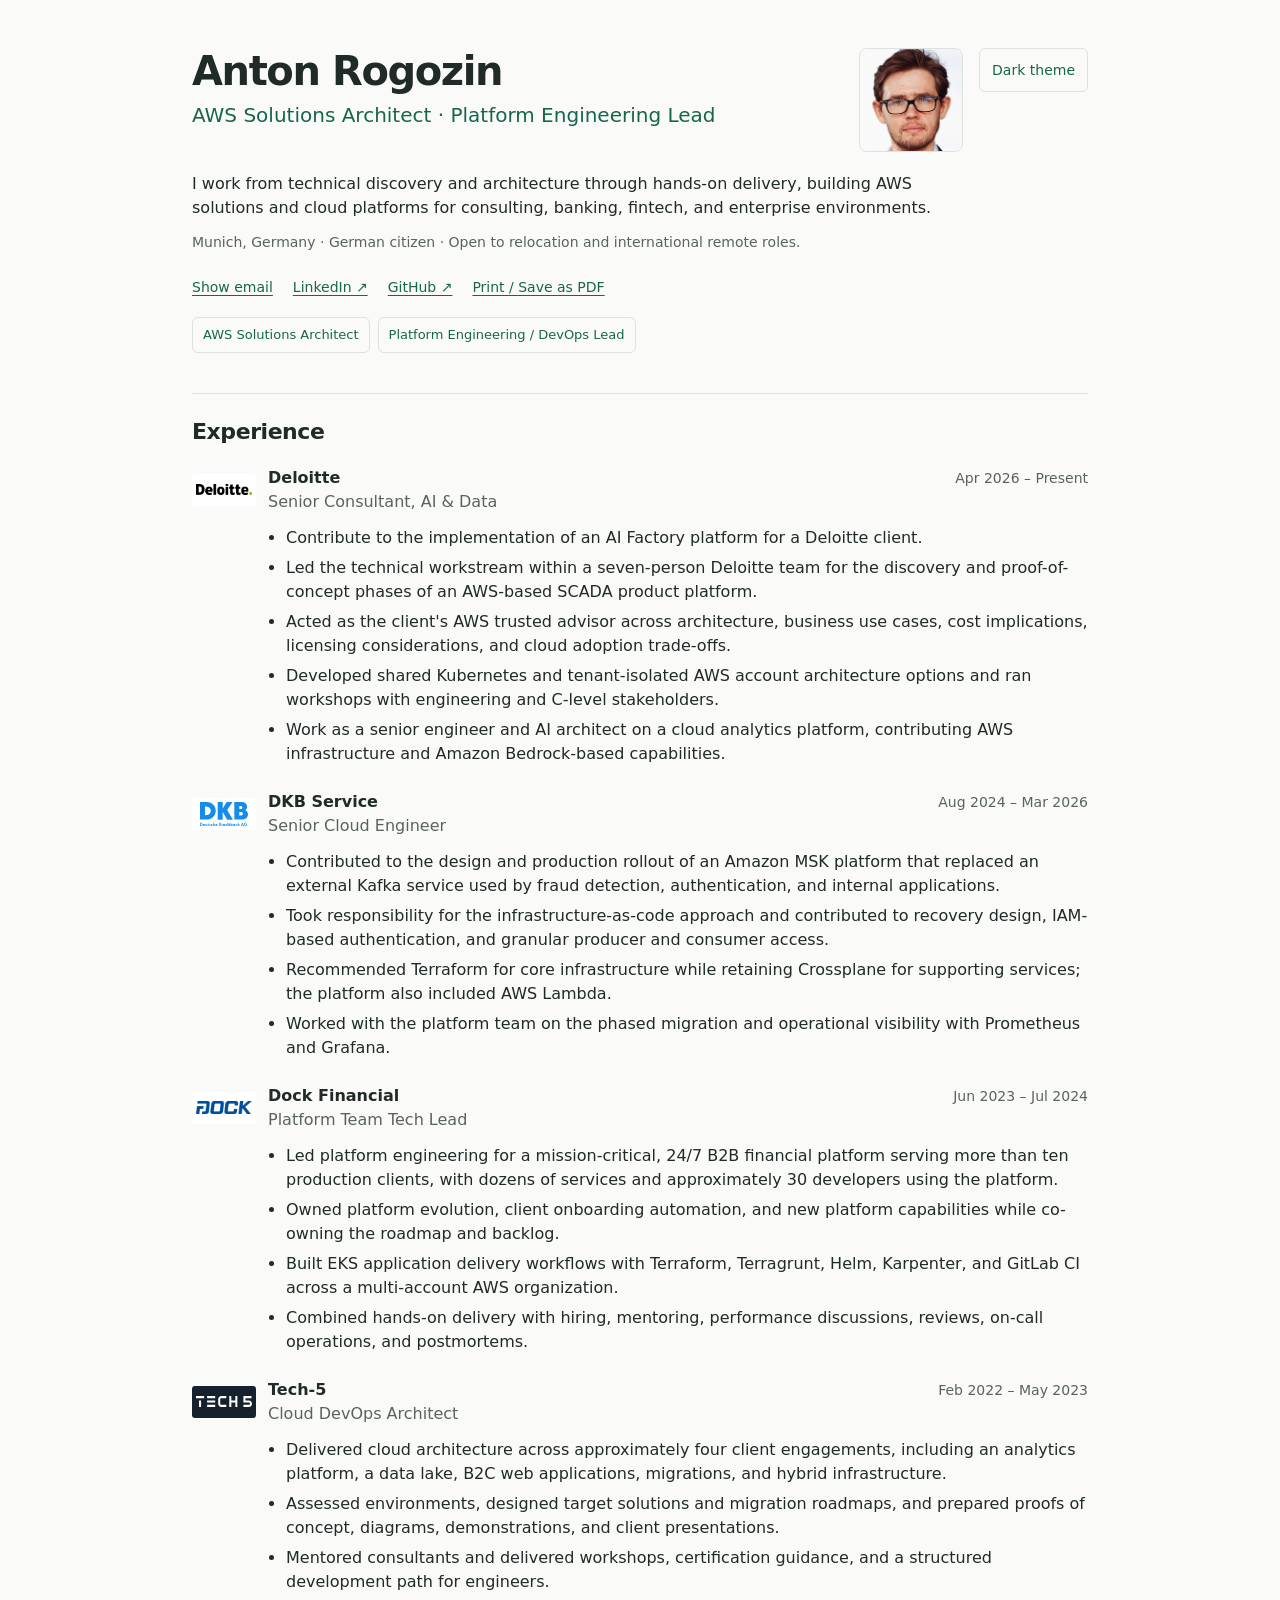
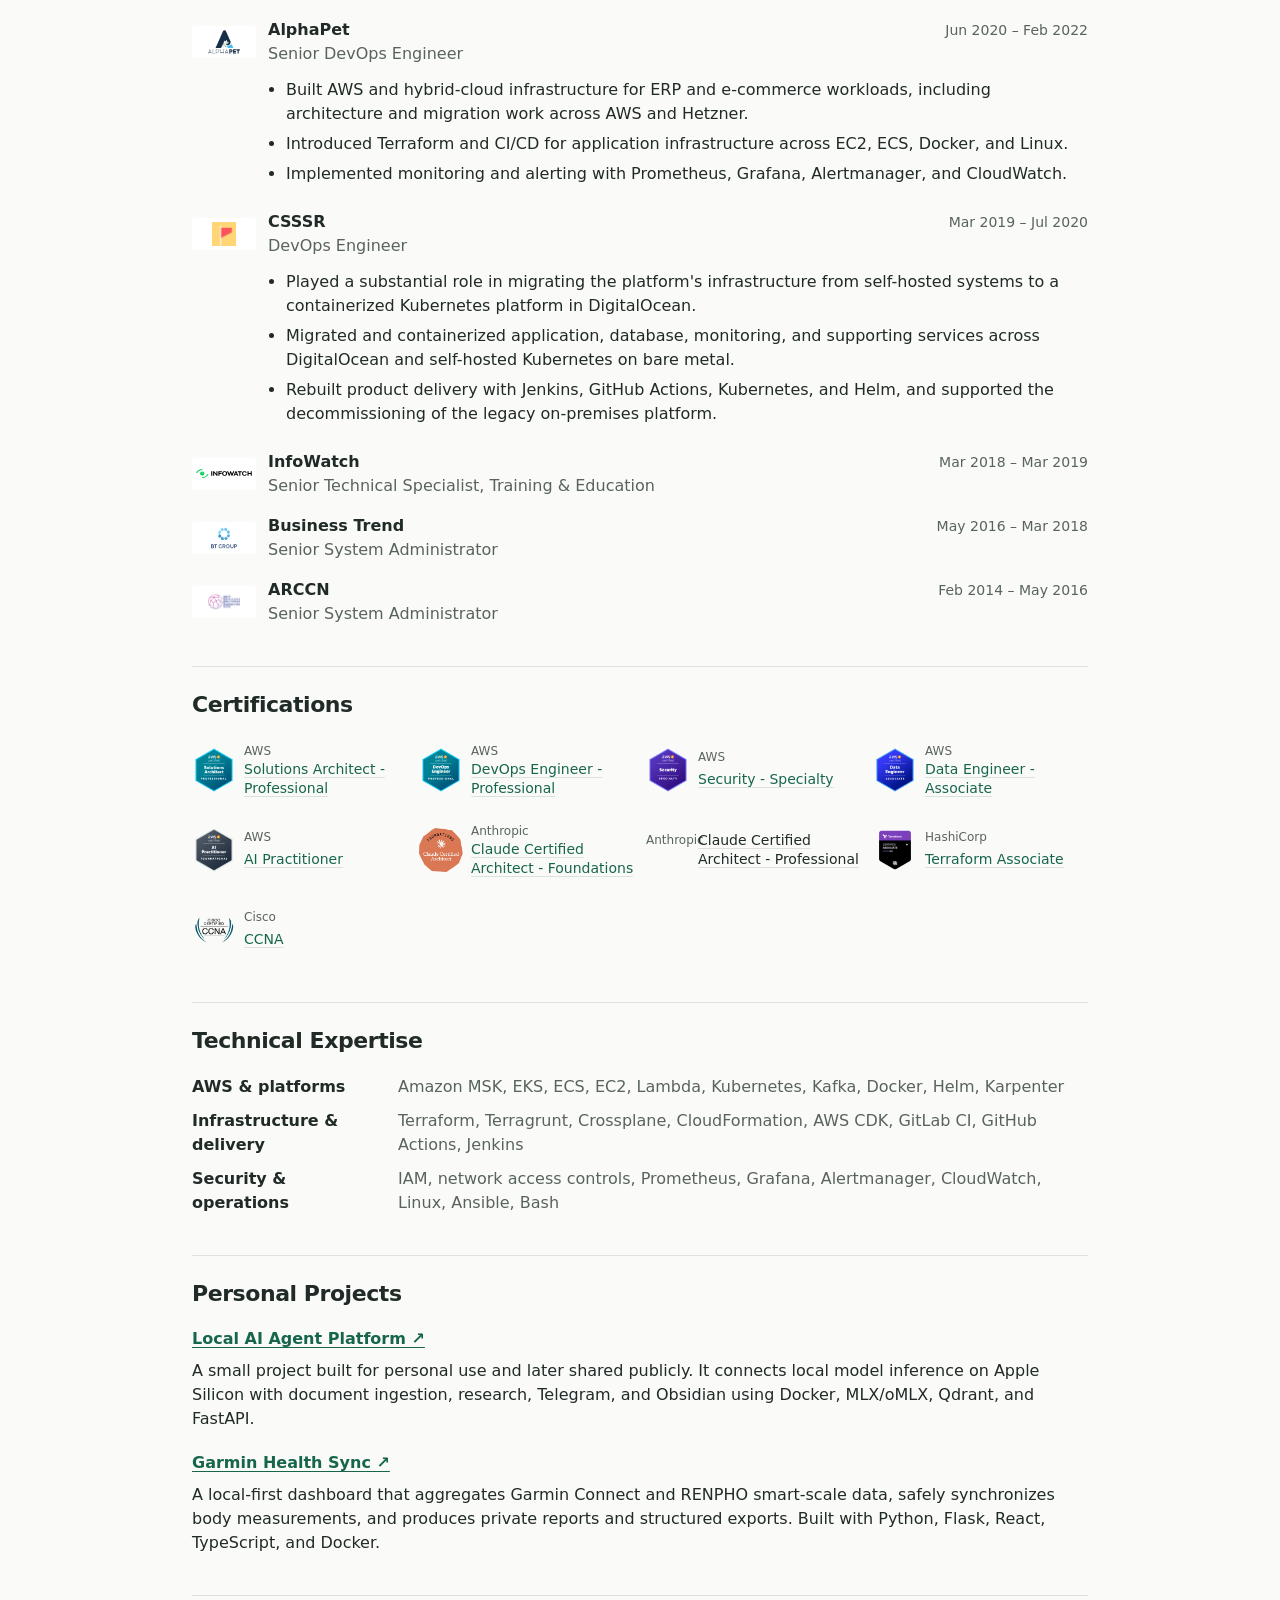
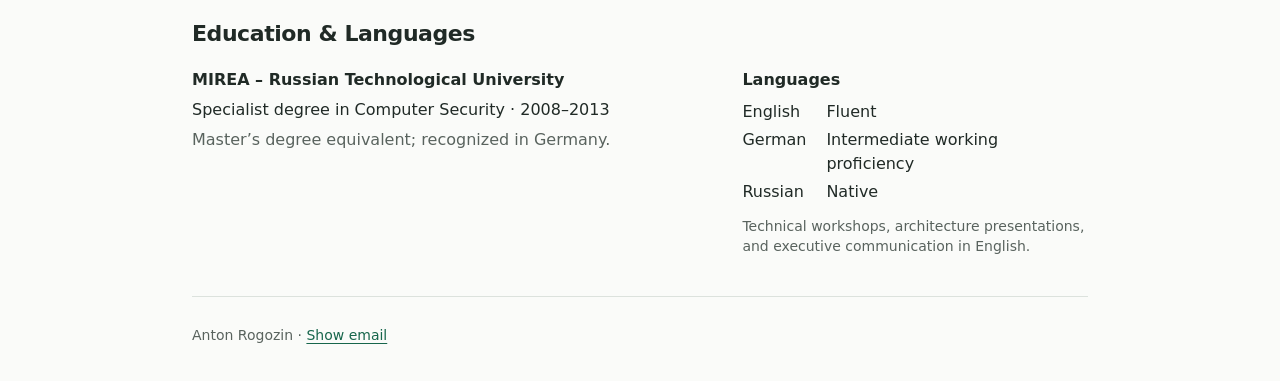
<file: index.html>
<!doctype html>
<html lang="en">
  <head>
    <meta charset="utf-8">
    <meta name="viewport" content="width=device-width, initial-scale=1">
    <meta name="description" content="Anton Rogozin - AWS Solutions Architect and Platform Engineering Lead with hands-on cloud delivery and technical leadership experience.">
    <meta name="theme-color" content="#0b0f14">
    <meta http-equiv="Content-Security-Policy" content="default-src 'self'; script-src 'self'; style-src 'self'; img-src 'self' data:; font-src 'self'; connect-src 'none'; object-src 'none'; base-uri 'self'; form-action 'self'; upgrade-insecure-requests">
    <meta property="og:type" content="profile">
    <meta property="og:title" content="Anton Rogozin - AWS Solutions Architect and Platform Engineering Lead">
    <meta property="og:description" content="AWS solution architecture, platform engineering, DevOps leadership, and hands-on cloud delivery.">
    <meta property="og:url" content="https://aarogozin.github.io/cv/">
    <meta name="twitter:card" content="summary">
    <title>Anton Rogozin - AWS Solutions Architect and Platform Engineering Lead</title>
    <link rel="icon" href="favicon.svg" type="image/svg+xml">
    <link rel="stylesheet" href="styles.css?v=6">
    <script defer src="app.js"></script>
  </head>
  <body>
    <a class="skip-link" href="#main">Skip to content</a>
    <main id="main" class="resume">
      <header class="profile" id="top">
        <div class="profile-heading"><div><h1>Anton Rogozin</h1><p class="subtitle">AWS Solutions Architect · Platform Engineering Lead</p></div><div class="profile-actions"><img class="profile-photo" src="assets/profile/anton-rogozin.png" alt="Portrait of Anton Rogozin" width="852" height="1052" decoding="async" fetchpriority="high"><button class="theme-toggle" type="button" aria-label="Switch to dark theme" aria-pressed="false">Dark theme</button></div></div>
        <p class="intro">I work from technical discovery and architecture through hands-on delivery, building AWS solutions and cloud platforms for consulting, banking, fintech, and enterprise environments.</p>
        <p class="location">Munich, Germany · German citizen · Open to relocation and international remote roles.</p>
        <div class="contacts"><button type="button" class="email-button">Show email</button><a href="https://www.linkedin.com/in/anton-rogozin" target="_blank" rel="noopener noreferrer">LinkedIn ↗</a><a href="https://github.com/aarogozin" target="_blank" rel="noopener noreferrer">GitHub ↗</a><button type="button" class="print-button">Print / Save as PDF</button></div>
        <nav class="versions" aria-label="Focused CV versions"><a href="solutions-architect.html">AWS Solutions Architect</a><a href="platform-engineering.html">Platform Engineering / DevOps Lead</a></nav>
      </header>
      <section id="experience" aria-labelledby="experience-title"><h2 id="experience-title">Experience</h2>
        <article class="role">
          <div class="role-heading"><span class="company-logo"><img src="assets/companies/deloitte.png" alt="" width="64" height="32" loading="lazy"></span><div class="role-title"><h3>Deloitte</h3><p>Senior Consultant, AI & Data</p></div><p class="dates">Apr 2026 – Present</p></div>
          <ul><li>Contribute to the implementation of an AI Factory platform for a Deloitte client.</li><li>Led the technical workstream within a seven-person Deloitte team for the discovery and proof-of-concept phases of an AWS-based SCADA product platform.</li><li>Acted as the client's AWS trusted advisor across architecture, business use cases, cost implications, licensing considerations, and cloud adoption trade-offs.</li><li>Developed shared Kubernetes and tenant-isolated AWS account architecture options and ran workshops with engineering and C-level stakeholders.</li><li>Work as a senior engineer and AI architect on a cloud analytics platform, contributing AWS infrastructure and Amazon Bedrock-based capabilities.</li></ul>
        </article>
        <article class="role">
          <div class="role-heading"><span class="company-logo"><img src="assets/companies/dkb.svg" alt="" width="64" height="32" loading="lazy"></span><div class="role-title"><h3>DKB Service</h3><p>Senior Cloud Engineer</p></div><p class="dates">Aug 2024 – Mar 2026</p></div>
          <ul><li>Contributed to the design and production rollout of an Amazon MSK platform that replaced an external Kafka service used by fraud detection, authentication, and internal applications.</li><li>Took responsibility for the infrastructure-as-code approach and contributed to recovery design, IAM-based authentication, and granular producer and consumer access.</li><li>Recommended Terraform for core infrastructure while retaining Crossplane for supporting services; the platform also included AWS Lambda.</li><li>Worked with the platform team on the phased migration and operational visibility with Prometheus and Grafana.</li></ul>
        </article>
        <article class="role">
          <div class="role-heading"><span class="company-logo"><img src="assets/companies/dock.png" alt="" width="64" height="32" loading="lazy"></span><div class="role-title"><h3>Dock Financial</h3><p>Platform Team Tech Lead</p></div><p class="dates">Jun 2023 – Jul 2024</p></div>
          <ul><li>Led platform engineering for a mission-critical, 24/7 B2B financial platform serving more than ten production clients, with dozens of services and approximately 30 developers using the platform.</li><li>Owned platform evolution, client onboarding automation, and new platform capabilities while co-owning the roadmap and backlog.</li><li>Built EKS application delivery workflows with Terraform, Terragrunt, Helm, Karpenter, and GitLab CI across a multi-account AWS organization.</li><li>Combined hands-on delivery with hiring, mentoring, performance discussions, reviews, on-call operations, and postmortems.</li></ul>
        </article>
        <article class="role">
          <div class="role-heading"><span class="company-logo logo-dark"><img src="assets/companies/tech5.svg" alt="" width="64" height="32" loading="lazy"></span><div class="role-title"><h3>Tech-5</h3><p>Cloud DevOps Architect</p></div><p class="dates">Feb 2022 – May 2023</p></div>
          <ul><li>Delivered cloud architecture across approximately four client engagements, including an analytics platform, a data lake, B2C web applications, migrations, and hybrid infrastructure.</li><li>Assessed environments, designed target solutions and migration roadmaps, and prepared proofs of concept, diagrams, demonstrations, and client presentations.</li><li>Mentored consultants and delivered workshops, certification guidance, and a structured development path for engineers.</li></ul>
        </article>
        <article class="role">
          <div class="role-heading"><span class="company-logo"><img src="assets/companies/alphapet.svg" alt="" width="64" height="32" loading="lazy"></span><div class="role-title"><h3>AlphaPet</h3><p>Senior DevOps Engineer</p></div><p class="dates">Jun 2020 – Feb 2022</p></div>
          <ul><li>Built AWS and hybrid-cloud infrastructure for ERP and e-commerce workloads, including architecture and migration work across AWS and Hetzner.</li><li>Introduced Terraform and CI/CD for application infrastructure across EC2, ECS, Docker, and Linux.</li><li>Implemented monitoring and alerting with Prometheus, Grafana, Alertmanager, and CloudWatch.</li></ul>
        </article>
        <article class="role"><div class="role-heading"><span class="company-logo"><img src="assets/companies/csssr.png" alt="" width="64" height="32" loading="lazy"></span><div class="role-title"><h3>CSSSR</h3><p>DevOps Engineer</p></div><p class="dates">Mar 2019 – Jul 2020</p></div><ul><li>Played a substantial role in migrating the platform's infrastructure from self-hosted systems to a containerized Kubernetes platform in DigitalOcean.</li><li>Migrated and containerized application, database, monitoring, and supporting services across DigitalOcean and self-hosted Kubernetes on bare metal.</li><li>Rebuilt product delivery with Jenkins, GitHub Actions, Kubernetes, and Helm, and supported the decommissioning of the legacy on-premises platform.</li></ul></article>
        <div class="earlier-roles">
          <article class="role-heading earlier-role"><span class="company-logo"><img src="assets/companies/infowatch.svg" alt="" width="64" height="32" loading="lazy"></span><div class="role-title"><h3>InfoWatch</h3><p>Senior Technical Specialist, Training & Education</p></div><p class="dates">Mar 2018 – Mar 2019</p></article>
          <article class="role-heading earlier-role"><span class="company-logo"><img src="assets/companies/business-trend.png" alt="" width="64" height="32" loading="lazy"></span><div class="role-title"><h3>Business Trend</h3><p>Senior System Administrator</p></div><p class="dates">May 2016 – Mar 2018</p></article>
          <article class="role-heading earlier-role"><span class="company-logo"><img src="assets/companies/arccn.png" alt="" width="64" height="32" loading="lazy"></span><div class="role-title"><h3>ARCCN</h3><p>Senior System Administrator</p></div><p class="dates">Feb 2014 – May 2016</p></article>
        </div>
      </section>
      <section id="credentials" aria-labelledby="credentials-title"><h2 id="credentials-title">Certifications</h2><div class="certifications"><ul>
              <li><a class="cert-card" href="https://www.credly.com/org/amazon-web-services/badge/aws-certified-solutions-architect-professional" target="_blank" rel="noopener noreferrer"><span class="badge-image"><img src="assets/badges/aws-solutions-architect.png" alt="" width="600" height="600" loading="lazy"></span><strong>AWS</strong><span>Solutions Architect - Professional</span></a></li>
              <li><a class="cert-card" href="https://www.credly.com/org/amazon-web-services/badge/aws-certified-devops-engineer-professional" target="_blank" rel="noopener noreferrer"><span class="badge-image"><img src="assets/badges/aws-devops.png" alt="" width="600" height="600" loading="lazy"></span><strong>AWS</strong><span>DevOps Engineer - Professional</span></a></li>
              <li><a class="cert-card" href="https://www.credly.com/org/amazon-web-services/badge/aws-certified-security-specialty" target="_blank" rel="noopener noreferrer"><span class="badge-image"><img src="assets/badges/aws-security.png" alt="" width="600" height="600" loading="lazy"></span><strong>AWS</strong><span>Security - Specialty</span></a></li>
              <li><a class="cert-card" href="https://www.credly.com/org/amazon-web-services/badge/aws-certified-data-engineer-associate" target="_blank" rel="noopener noreferrer"><span class="badge-image"><img src="assets/badges/aws-data-engineer.png" alt="" width="600" height="600" loading="lazy"></span><strong>AWS</strong><span>Data Engineer - Associate</span></a></li>
              <li><a class="cert-card" href="https://www.credly.com/org/amazon-web-services/badge/aws-certified-ai-practitioner" target="_blank" rel="noopener noreferrer"><span class="badge-image"><img src="assets/badges/aws-ai-practitioner.png" alt="" width="600" height="600" loading="lazy"></span><strong>AWS</strong><span>AI Practitioner</span></a></li>
              <li><a class="cert-card" href="https://www.credly.com/org/anthropic/badge/claude-certified-architect-foundations" target="_blank" rel="noopener noreferrer"><span class="badge-image"><img src="assets/badges/claude-architect-foundations.png" alt="" width="604" height="604" loading="lazy"></span><strong>Anthropic</strong><span>Claude Certified Architect - Foundations</span></a></li><li><div class="cert-card"><strong>Anthropic</strong><span>Claude Certified Architect - Professional</span></div></li>
              <li><a class="cert-card" href="https://developer.hashicorp.com/certifications/infrastructure-automation" target="_blank" rel="noopener noreferrer"><span class="badge-image badge-wide"><img src="assets/badges/terraform.png" alt="" width="672" height="352" loading="lazy"></span><strong>HashiCorp</strong><span>Terraform Associate</span></a></li>
              <li><a class="cert-card" href="https://www.credly.com/org/cisco/badge/ccna" target="_blank" rel="noopener noreferrer"><span class="badge-image"><img src="assets/badges/ccna.png" alt="" width="600" height="600" loading="lazy"></span><strong>Cisco</strong><span>CCNA</span></a></li>
            </ul></div></section>
      <section id="expertise" aria-labelledby="expertise-title"><h2 id="expertise-title">Technical Expertise</h2>
        <dl class="expertise">
          <div><dt>AWS & platforms</dt><dd>Amazon MSK, EKS, ECS, EC2, Lambda, Kubernetes, Kafka, Docker, Helm, Karpenter</dd></div>
          <div><dt>Infrastructure & delivery</dt><dd>Terraform, Terragrunt, Crossplane, CloudFormation, AWS CDK, GitLab CI, GitHub Actions, Jenkins</dd></div>
          <div><dt>Security & operations</dt><dd>IAM, network access controls, Prometheus, Grafana, Alertmanager, CloudWatch, Linux, Ansible, Bash</dd></div>
        </dl>
      </section>
      <section id="projects" aria-labelledby="projects-title"><h2 id="projects-title">Personal Projects</h2>
        <div class="personal-project"><h3><a href="https://github.com/aarogozin/mlx-to-isolated-hermes" target="_blank" rel="noopener noreferrer">Local AI Agent Platform ↗</a></h3><p>A small project built for personal use and later shared publicly. It connects local model inference on Apple Silicon with document ingestion, research, Telegram, and Obsidian using Docker, MLX/oMLX, Qdrant, and FastAPI.</p></div>
        <div class="personal-project"><h3><a href="https://github.com/aarogozin/garmin-health-sync" target="_blank" rel="noopener noreferrer">Garmin Health Sync ↗</a></h3><p>A local-first dashboard that aggregates Garmin Connect and RENPHO smart-scale data, safely synchronizes body measurements, and produces private reports and structured exports. Built with Python, Flask, React, TypeScript, and Docker.</p></div>
      </section>
      <section id="education" aria-labelledby="education-title"><h2 id="education-title">Education & Languages</h2>
        <div class="education-grid"><div><h3>MIREA – Russian Technological University</h3><p>Specialist degree in Computer Security · 2008–2013</p><p class="muted">Master’s degree equivalent; recognized in Germany.</p></div><div class="languages"><h3>Languages</h3><dl class="language-list"><div><dt>English</dt><dd>Fluent</dd></div><div><dt>German</dt><dd>Intermediate working proficiency</dd></div><div><dt>Russian</dt><dd>Native</dd></div></dl><p class="language-note">Technical workshops, architecture presentations, and executive communication in English.</p></div></div>
      </section>
      <footer><p>Anton Rogozin · <button type="button" class="email-button">Show email</button></p></footer>
    </main>
  </body>
</html>
</file>
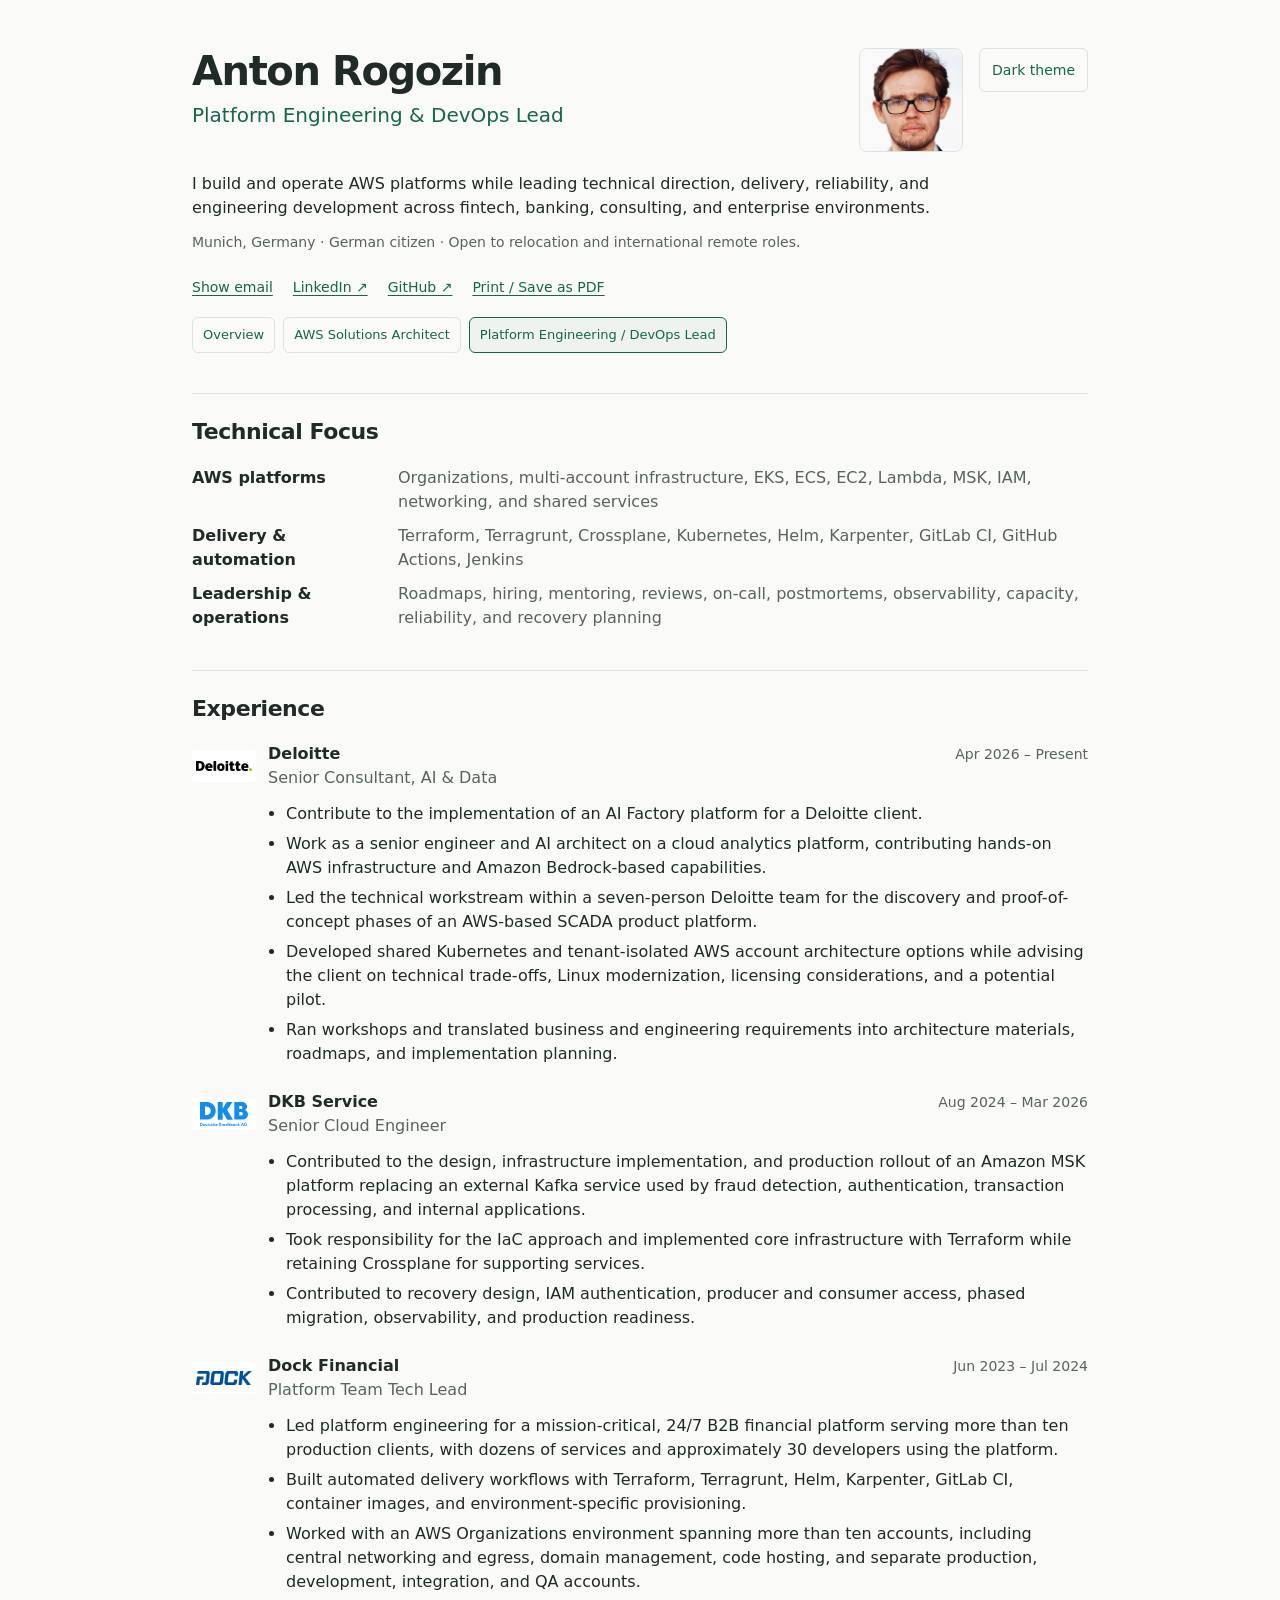
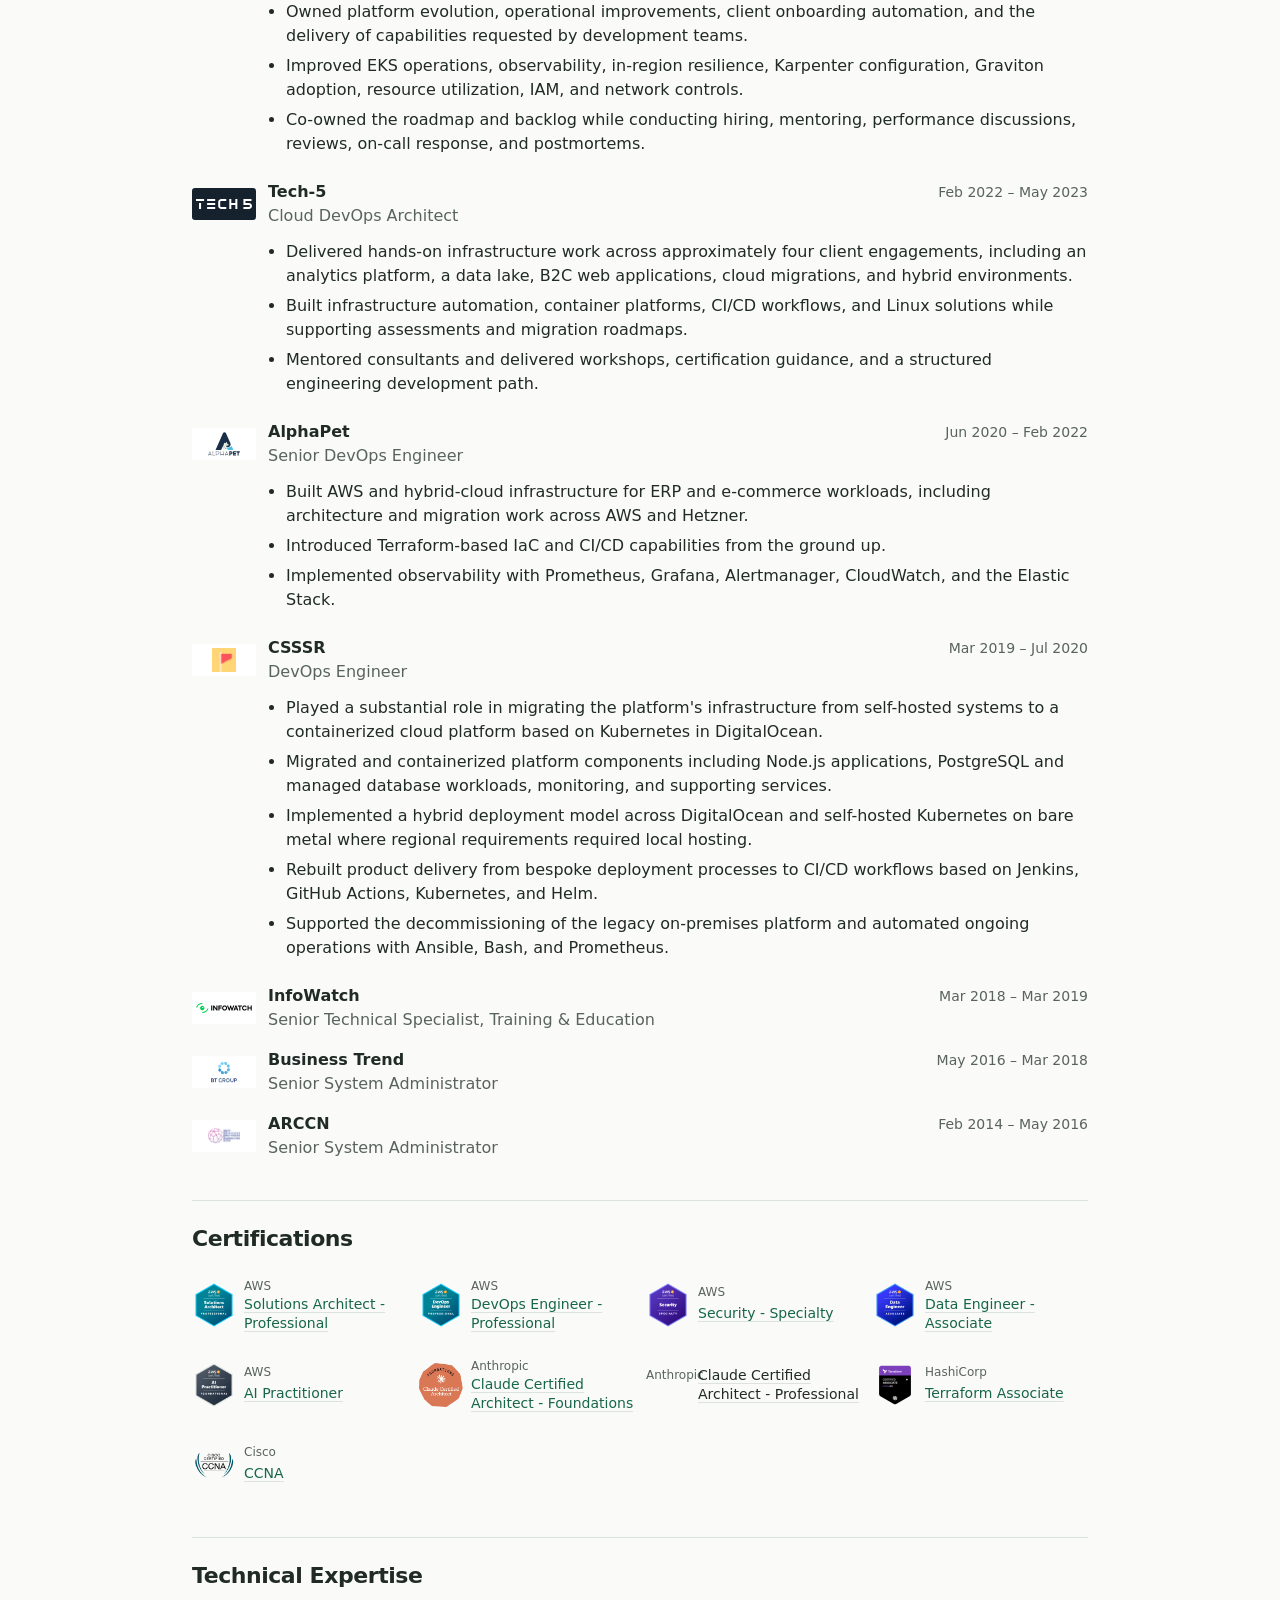
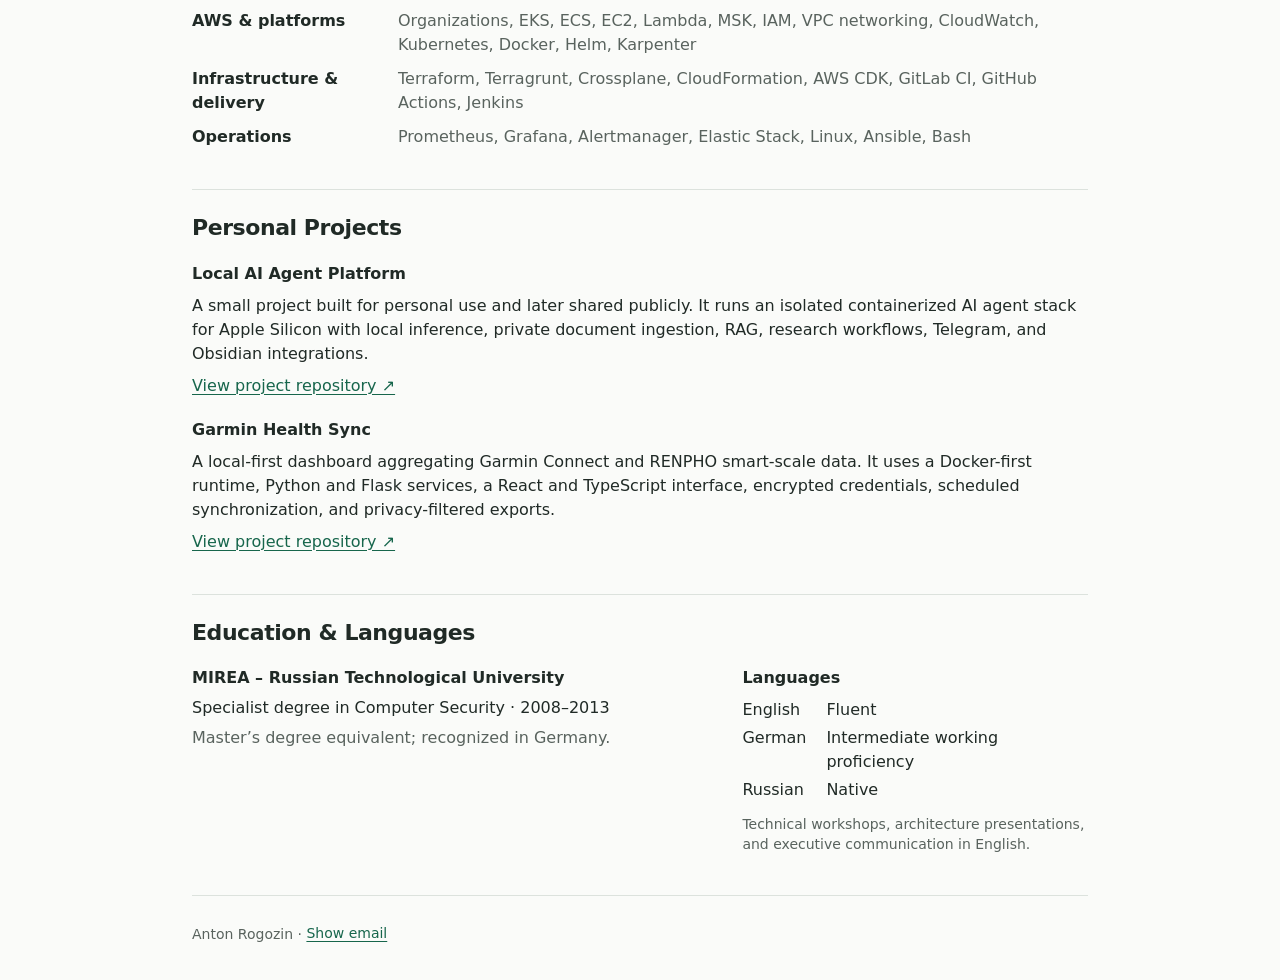
<file: platform-engineering.html>
<!doctype html>
<html lang="en">
  <head>
    <meta charset="utf-8">
    <meta name="viewport" content="width=device-width, initial-scale=1">
    <meta name="description" content="Anton Rogozin - hands-on Platform Engineering and DevOps Lead with AWS, EKS, Kubernetes, Terraform, CI/CD, operations, and people leadership experience.">
    <meta name="theme-color" content="#0b0f14">
    <meta http-equiv="Content-Security-Policy" content="default-src 'self'; script-src 'self'; style-src 'self'; img-src 'self' data:; font-src 'self'; connect-src 'none'; object-src 'none'; base-uri 'self'; form-action 'self'; upgrade-insecure-requests">
    <meta property="og:type" content="profile"><meta property="og:title" content="Anton Rogozin - Platform Engineering & DevOps Lead"><meta property="og:description" content="AWS, EKS, Kubernetes, Terraform, CI/CD, reliability, developer platforms, and engineering leadership."><meta property="og:url" content="https://aarogozin.github.io/cv/platform-engineering.html"><meta name="twitter:card" content="summary">
    <title>Anton Rogozin - Platform Engineering & DevOps Lead</title>
    <link rel="icon" href="favicon.svg" type="image/svg+xml"><link rel="stylesheet" href="styles.css?v=6"><script defer src="app.js"></script>
  </head>
  <body>
    <a class="skip-link" href="#main">Skip to content</a>
    <main id="main" class="resume">
      <header class="profile" id="top">
        <div class="profile-heading"><div><h1>Anton Rogozin</h1><p class="subtitle">Platform Engineering & DevOps Lead</p></div><div class="profile-actions"><img class="profile-photo" src="assets/profile/anton-rogozin.png" alt="Portrait of Anton Rogozin" width="852" height="1052" decoding="async" fetchpriority="high"><button class="theme-toggle" type="button" aria-label="Switch to dark theme" aria-pressed="false">Dark theme</button></div></div>
        <p class="intro">I build and operate AWS platforms while leading technical direction, delivery, reliability, and engineering development across fintech, banking, consulting, and enterprise environments.</p>
        <p class="location">Munich, Germany · German citizen · Open to relocation and international remote roles.</p>
        <div class="contacts"><button type="button" class="email-button">Show email</button><a href="https://www.linkedin.com/in/anton-rogozin" target="_blank" rel="noopener noreferrer">LinkedIn ↗</a><a href="https://github.com/aarogozin" target="_blank" rel="noopener noreferrer">GitHub ↗</a><button type="button" class="print-button">Print / Save as PDF</button></div>
        <nav class="versions" aria-label="CV versions"><a href="index.html">Overview</a><a href="solutions-architect.html">AWS Solutions Architect</a><a href="platform-engineering.html" aria-current="page">Platform Engineering / DevOps Lead</a></nav>
      </header>
      <section id="expertise" aria-labelledby="expertise-title"><h2 id="expertise-title">Technical Focus</h2><dl class="expertise"><div><dt>AWS platforms</dt><dd>Organizations, multi-account infrastructure, EKS, ECS, EC2, Lambda, MSK, IAM, networking, and shared services</dd></div><div><dt>Delivery & automation</dt><dd>Terraform, Terragrunt, Crossplane, Kubernetes, Helm, Karpenter, GitLab CI, GitHub Actions, Jenkins</dd></div><div><dt>Leadership & operations</dt><dd>Roadmaps, hiring, mentoring, reviews, on-call, postmortems, observability, capacity, reliability, and recovery planning</dd></div></dl></section>
      <section id="experience" aria-labelledby="experience-title"><h2 id="experience-title">Experience</h2>
        <article class="role"><div class="role-heading"><span class="company-logo"><img src="assets/companies/deloitte.png" alt="" width="64" height="32" loading="lazy"></span><div class="role-title"><h3>Deloitte</h3><p>Senior Consultant, AI & Data</p></div><p class="dates">Apr 2026 – Present</p></div><ul><li>Contribute to the implementation of an AI Factory platform for a Deloitte client.</li><li>Work as a senior engineer and AI architect on a cloud analytics platform, contributing hands-on AWS infrastructure and Amazon Bedrock-based capabilities.</li><li>Led the technical workstream within a seven-person Deloitte team for the discovery and proof-of-concept phases of an AWS-based SCADA product platform.</li><li>Developed shared Kubernetes and tenant-isolated AWS account architecture options while advising the client on technical trade-offs, Linux modernization, licensing considerations, and a potential pilot.</li><li>Ran workshops and translated business and engineering requirements into architecture materials, roadmaps, and implementation planning.</li></ul></article>
        <article class="role"><div class="role-heading"><span class="company-logo"><img src="assets/companies/dkb.svg" alt="" width="64" height="32" loading="lazy"></span><div class="role-title"><h3>DKB Service</h3><p>Senior Cloud Engineer</p></div><p class="dates">Aug 2024 – Mar 2026</p></div><ul><li>Contributed to the design, infrastructure implementation, and production rollout of an Amazon MSK platform replacing an external Kafka service used by fraud detection, authentication, transaction processing, and internal applications.</li><li>Took responsibility for the IaC approach and implemented core infrastructure with Terraform while retaining Crossplane for supporting services.</li><li>Contributed to recovery design, IAM authentication, producer and consumer access, phased migration, observability, and production readiness.</li></ul></article>
        <article class="role"><div class="role-heading"><span class="company-logo"><img src="assets/companies/dock.png" alt="" width="64" height="32" loading="lazy"></span><div class="role-title"><h3>Dock Financial</h3><p>Platform Team Tech Lead</p></div><p class="dates">Jun 2023 – Jul 2024</p></div><ul><li>Led platform engineering for a mission-critical, 24/7 B2B financial platform serving more than ten production clients, with dozens of services and approximately 30 developers using the platform.</li><li>Built automated delivery workflows with Terraform, Terragrunt, Helm, Karpenter, GitLab CI, container images, and environment-specific provisioning.</li><li>Worked with an AWS Organizations environment spanning more than ten accounts, including central networking and egress, domain management, code hosting, and separate production, development, integration, and QA accounts.</li><li>Owned platform evolution, operational improvements, client onboarding automation, and the delivery of capabilities requested by development teams.</li><li>Improved EKS operations, observability, in-region resilience, Karpenter configuration, Graviton adoption, resource utilization, IAM, and network controls.</li><li>Co-owned the roadmap and backlog while conducting hiring, mentoring, performance discussions, reviews, on-call response, and postmortems.</li></ul></article>
        <article class="role"><div class="role-heading"><span class="company-logo logo-dark"><img src="assets/companies/tech5.svg" alt="" width="64" height="32" loading="lazy"></span><div class="role-title"><h3>Tech-5</h3><p>Cloud DevOps Architect</p></div><p class="dates">Feb 2022 – May 2023</p></div><ul><li>Delivered hands-on infrastructure work across approximately four client engagements, including an analytics platform, a data lake, B2C web applications, cloud migrations, and hybrid environments.</li><li>Built infrastructure automation, container platforms, CI/CD workflows, and Linux solutions while supporting assessments and migration roadmaps.</li><li>Mentored consultants and delivered workshops, certification guidance, and a structured engineering development path.</li></ul></article>
        <article class="role"><div class="role-heading"><span class="company-logo"><img src="assets/companies/alphapet.svg" alt="" width="64" height="32" loading="lazy"></span><div class="role-title"><h3>AlphaPet</h3><p>Senior DevOps Engineer</p></div><p class="dates">Jun 2020 – Feb 2022</p></div><ul><li>Built AWS and hybrid-cloud infrastructure for ERP and e-commerce workloads, including architecture and migration work across AWS and Hetzner.</li><li>Introduced Terraform-based IaC and CI/CD capabilities from the ground up.</li><li>Implemented observability with Prometheus, Grafana, Alertmanager, CloudWatch, and the Elastic Stack.</li></ul></article>
        <article class="role"><div class="role-heading"><span class="company-logo"><img src="assets/companies/csssr.png" alt="" width="64" height="32" loading="lazy"></span><div class="role-title"><h3>CSSSR</h3><p>DevOps Engineer</p></div><p class="dates">Mar 2019 – Jul 2020</p></div><ul><li>Played a substantial role in migrating the platform's infrastructure from self-hosted systems to a containerized cloud platform based on Kubernetes in DigitalOcean.</li><li>Migrated and containerized platform components including Node.js applications, PostgreSQL and managed database workloads, monitoring, and supporting services.</li><li>Implemented a hybrid deployment model across DigitalOcean and self-hosted Kubernetes on bare metal where regional requirements required local hosting.</li><li>Rebuilt product delivery from bespoke deployment processes to CI/CD workflows based on Jenkins, GitHub Actions, Kubernetes, and Helm.</li><li>Supported the decommissioning of the legacy on-premises platform and automated ongoing operations with Ansible, Bash, and Prometheus.</li></ul></article>
        <div class="earlier-roles"><article class="role-heading earlier-role"><span class="company-logo"><img src="assets/companies/infowatch.svg" alt="" width="64" height="32" loading="lazy"></span><div class="role-title"><h3>InfoWatch</h3><p>Senior Technical Specialist, Training & Education</p></div><p class="dates">Mar 2018 – Mar 2019</p></article><article class="role-heading earlier-role"><span class="company-logo"><img src="assets/companies/business-trend.png" alt="" width="64" height="32" loading="lazy"></span><div class="role-title"><h3>Business Trend</h3><p>Senior System Administrator</p></div><p class="dates">May 2016 – Mar 2018</p></article><article class="role-heading earlier-role"><span class="company-logo"><img src="assets/companies/arccn.png" alt="" width="64" height="32" loading="lazy"></span><div class="role-title"><h3>ARCCN</h3><p>Senior System Administrator</p></div><p class="dates">Feb 2014 – May 2016</p></article></div>
      </section>
      <section id="credentials" aria-labelledby="credentials-title"><h2 id="credentials-title">Certifications</h2><div class="certifications"><ul>
        <li><a class="cert-card" href="https://www.credly.com/org/amazon-web-services/badge/aws-certified-solutions-architect-professional" target="_blank" rel="noopener noreferrer"><span class="badge-image"><img src="assets/badges/aws-solutions-architect.png" alt="" width="600" height="600" loading="lazy"></span><strong>AWS</strong><span>Solutions Architect - Professional</span></a></li><li><a class="cert-card" href="https://www.credly.com/org/amazon-web-services/badge/aws-certified-devops-engineer-professional" target="_blank" rel="noopener noreferrer"><span class="badge-image"><img src="assets/badges/aws-devops.png" alt="" width="600" height="600" loading="lazy"></span><strong>AWS</strong><span>DevOps Engineer - Professional</span></a></li><li><a class="cert-card" href="https://www.credly.com/org/amazon-web-services/badge/aws-certified-security-specialty" target="_blank" rel="noopener noreferrer"><span class="badge-image"><img src="assets/badges/aws-security.png" alt="" width="600" height="600" loading="lazy"></span><strong>AWS</strong><span>Security - Specialty</span></a></li><li><a class="cert-card" href="https://www.credly.com/org/amazon-web-services/badge/aws-certified-data-engineer-associate" target="_blank" rel="noopener noreferrer"><span class="badge-image"><img src="assets/badges/aws-data-engineer.png" alt="" width="600" height="600" loading="lazy"></span><strong>AWS</strong><span>Data Engineer - Associate</span></a></li><li><a class="cert-card" href="https://www.credly.com/org/amazon-web-services/badge/aws-certified-ai-practitioner" target="_blank" rel="noopener noreferrer"><span class="badge-image"><img src="assets/badges/aws-ai-practitioner.png" alt="" width="600" height="600" loading="lazy"></span><strong>AWS</strong><span>AI Practitioner</span></a></li><li><a class="cert-card" href="https://www.credly.com/org/anthropic/badge/claude-certified-architect-foundations" target="_blank" rel="noopener noreferrer"><span class="badge-image"><img src="assets/badges/claude-architect-foundations.png" alt="" width="604" height="604" loading="lazy"></span><strong>Anthropic</strong><span>Claude Certified Architect - Foundations</span></a></li><li><div class="cert-card"><strong>Anthropic</strong><span>Claude Certified Architect - Professional</span></div></li><li><a class="cert-card" href="https://developer.hashicorp.com/certifications/infrastructure-automation" target="_blank" rel="noopener noreferrer"><span class="badge-image badge-wide"><img src="assets/badges/terraform.png" alt="" width="672" height="352" loading="lazy"></span><strong>HashiCorp</strong><span>Terraform Associate</span></a></li><li><a class="cert-card" href="https://www.credly.com/org/cisco/badge/ccna" target="_blank" rel="noopener noreferrer"><span class="badge-image"><img src="assets/badges/ccna.png" alt="" width="600" height="600" loading="lazy"></span><strong>Cisco</strong><span>CCNA</span></a></li>
      </ul></div></section>
      <section id="technology" aria-labelledby="technology-title"><h2 id="technology-title">Technical Expertise</h2><dl class="expertise"><div><dt>AWS & platforms</dt><dd>Organizations, EKS, ECS, EC2, Lambda, MSK, IAM, VPC networking, CloudWatch, Kubernetes, Docker, Helm, Karpenter</dd></div><div><dt>Infrastructure & delivery</dt><dd>Terraform, Terragrunt, Crossplane, CloudFormation, AWS CDK, GitLab CI, GitHub Actions, Jenkins</dd></div><div><dt>Operations</dt><dd>Prometheus, Grafana, Alertmanager, Elastic Stack, Linux, Ansible, Bash</dd></div></dl></section>
      <section id="projects" aria-labelledby="projects-title"><h2 id="projects-title">Personal Projects</h2><div class="personal-project"><h3>Local AI Agent Platform</h3><p>A small project built for personal use and later shared publicly. It runs an isolated containerized AI agent stack for Apple Silicon with local inference, private document ingestion, RAG, research workflows, Telegram, and Obsidian integrations.</p><p><a href="https://github.com/aarogozin/mlx-to-isolated-hermes" target="_blank" rel="noopener noreferrer">View project repository ↗</a></p></div><div class="personal-project"><h3>Garmin Health Sync</h3><p>A local-first dashboard aggregating Garmin Connect and RENPHO smart-scale data. It uses a Docker-first runtime, Python and Flask services, a React and TypeScript interface, encrypted credentials, scheduled synchronization, and privacy-filtered exports.</p><p><a href="https://github.com/aarogozin/garmin-health-sync" target="_blank" rel="noopener noreferrer">View project repository ↗</a></p></div></section>
      <section id="education" aria-labelledby="education-title"><h2 id="education-title">Education & Languages</h2><div class="education-grid"><div><h3>MIREA – Russian Technological University</h3><p>Specialist degree in Computer Security · 2008–2013</p><p class="muted">Master’s degree equivalent; recognized in Germany.</p></div><div class="languages"><h3>Languages</h3><dl class="language-list"><div><dt>English</dt><dd>Fluent</dd></div><div><dt>German</dt><dd>Intermediate working proficiency</dd></div><div><dt>Russian</dt><dd>Native</dd></div></dl><p class="language-note">Technical workshops, architecture presentations, and executive communication in English.</p></div></div></section>
      <footer><p>Anton Rogozin · <button type="button" class="email-button">Show email</button></p></footer>
    </main>
  </body>
</html>
</file>
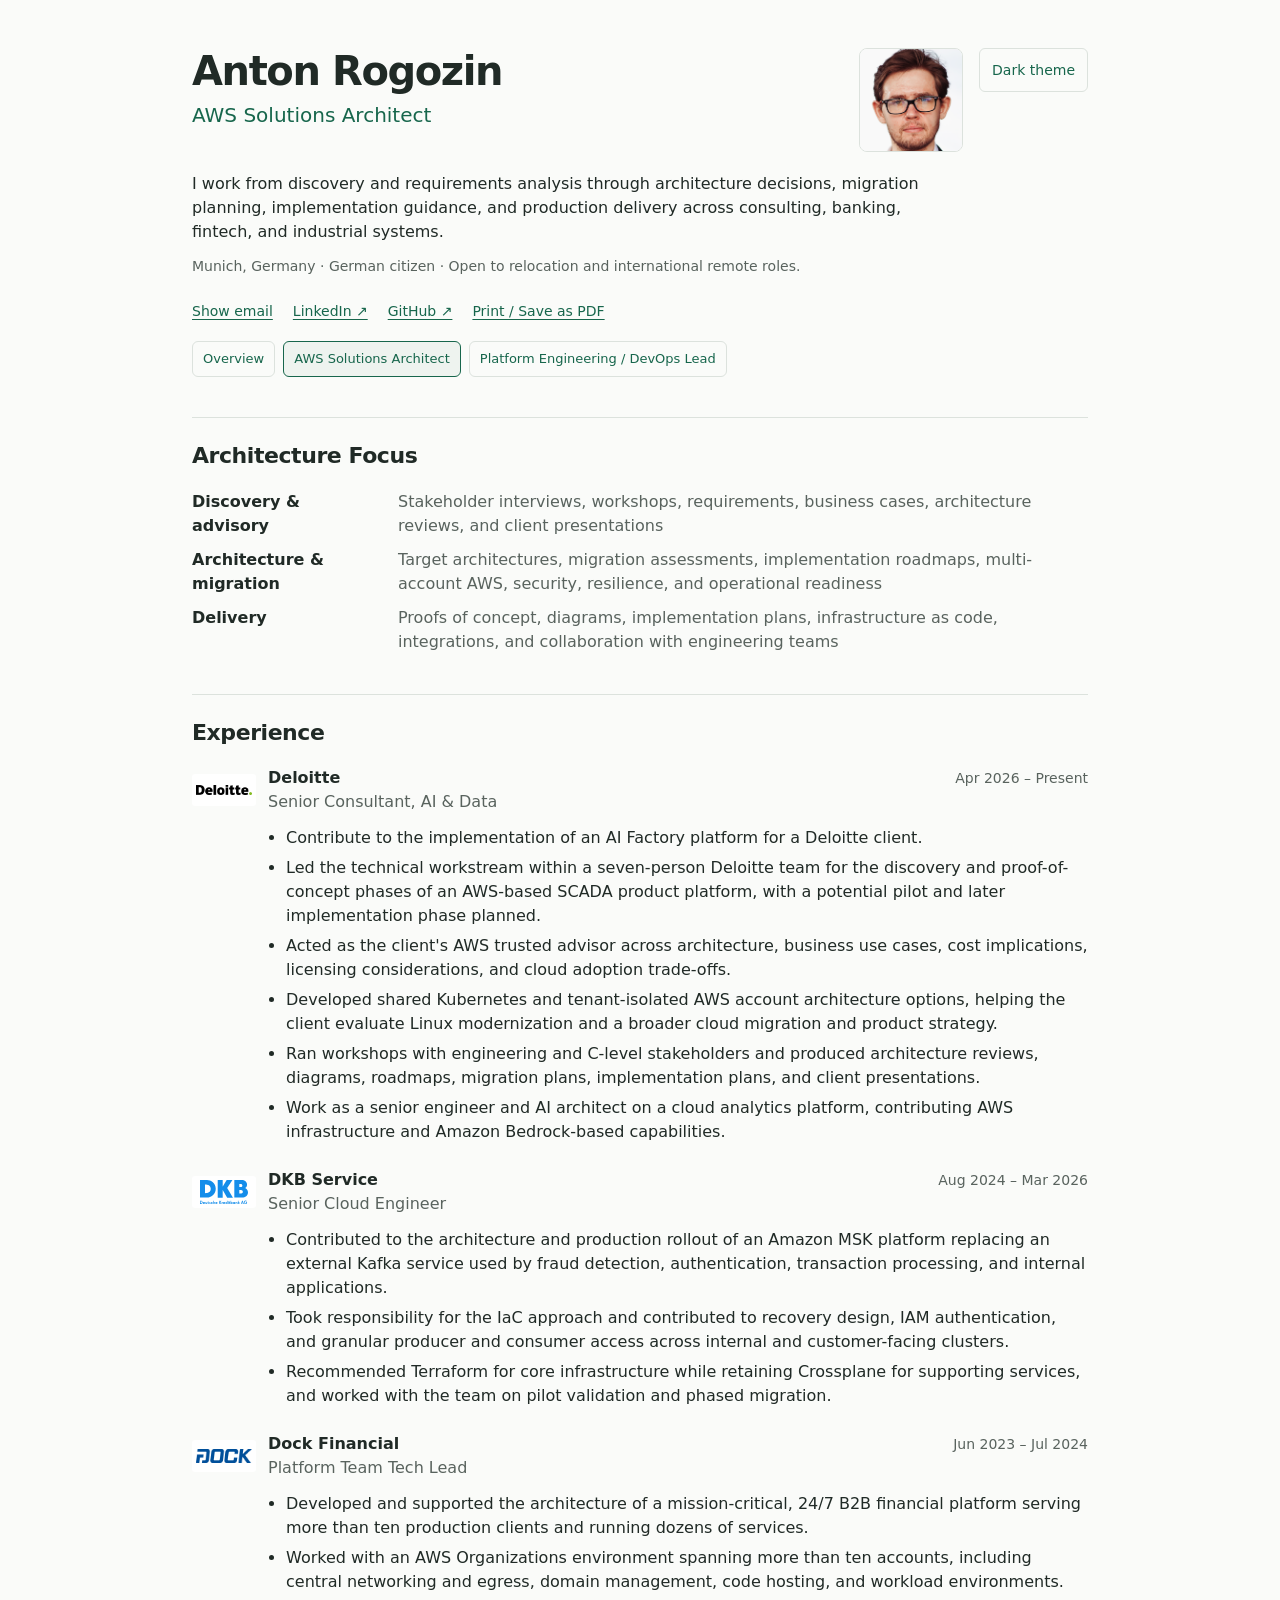
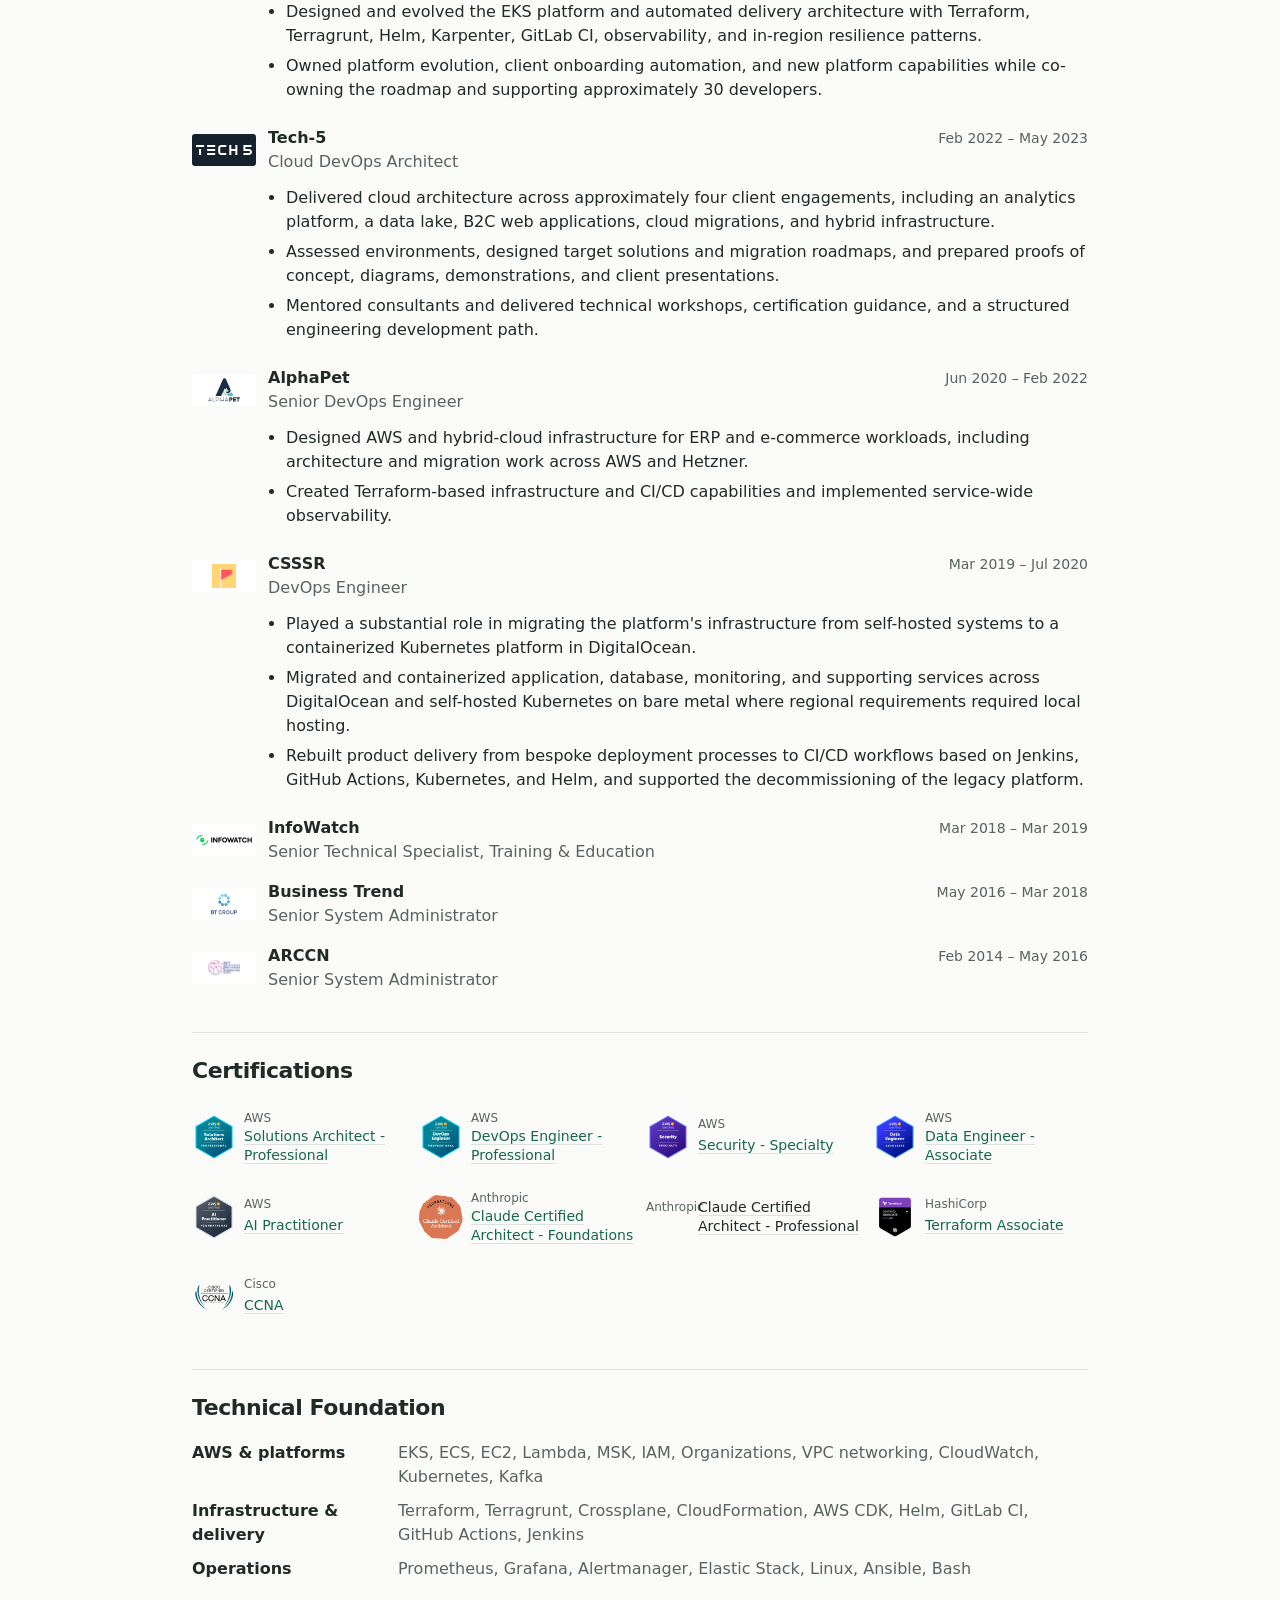
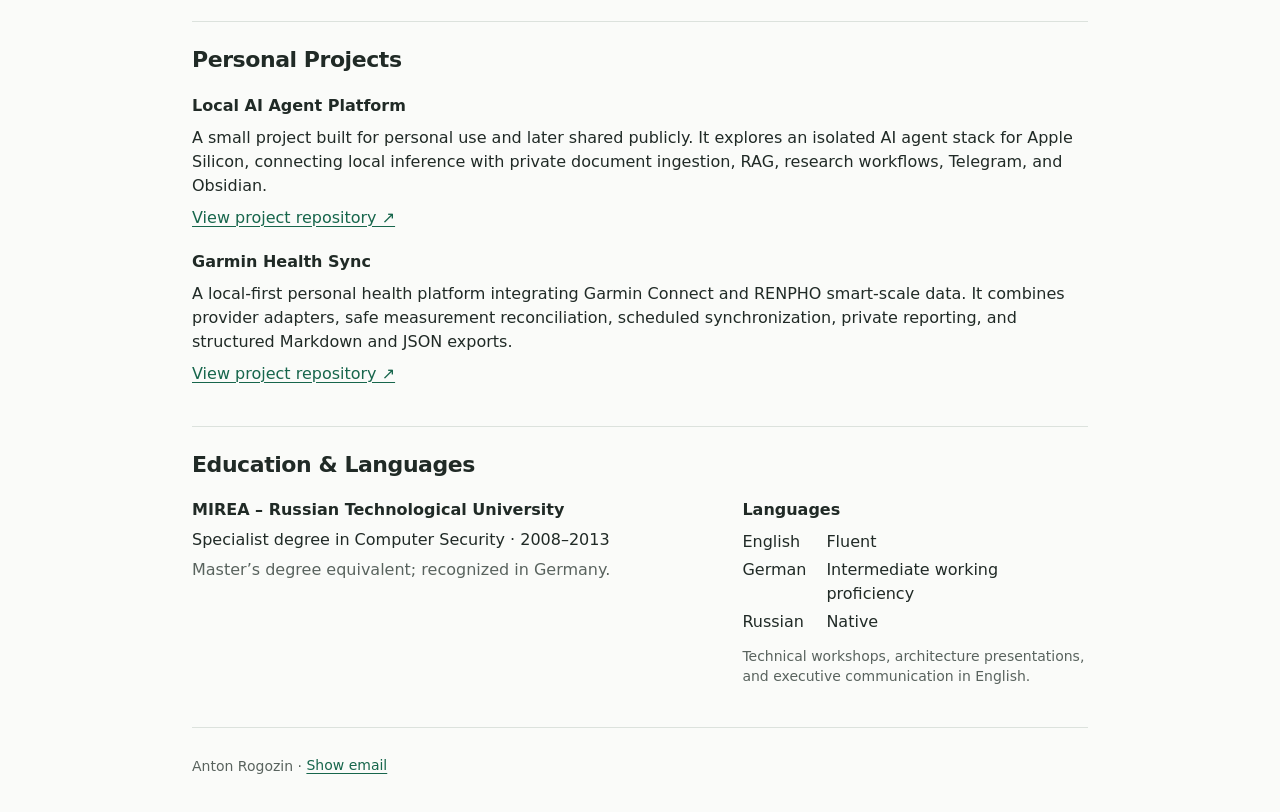
<file: solutions-architect.html>
<!doctype html>
<html lang="en">
  <head>
    <meta charset="utf-8">
    <meta name="viewport" content="width=device-width, initial-scale=1">
    <meta name="description" content="Anton Rogozin - AWS Solutions Architect with consulting, migration, integration, and hands-on platform delivery experience.">
    <meta name="theme-color" content="#0b0f14">
    <meta http-equiv="Content-Security-Policy" content="default-src 'self'; script-src 'self'; style-src 'self'; img-src 'self' data:; font-src 'self'; connect-src 'none'; object-src 'none'; base-uri 'self'; form-action 'self'; upgrade-insecure-requests">
    <meta property="og:type" content="profile">
    <meta property="og:title" content="Anton Rogozin - AWS Solutions Architect">
    <meta property="og:description" content="AWS discovery, architecture decisions, migration planning, integration, stakeholder communication, and implementation delivery.">
    <meta property="og:url" content="https://aarogozin.github.io/cv/solutions-architect.html">
    <meta name="twitter:card" content="summary">
    <title>Anton Rogozin - AWS Solutions Architect</title>
    <link rel="icon" href="favicon.svg" type="image/svg+xml">
    <link rel="stylesheet" href="styles.css?v=6">
    <script defer src="app.js"></script>
  </head>
  <body>
    <a class="skip-link" href="#main">Skip to content</a>
    <main id="main" class="resume">
      <header class="profile" id="top">
        <div class="profile-heading"><div><h1>Anton Rogozin</h1><p class="subtitle">AWS Solutions Architect</p></div><div class="profile-actions"><img class="profile-photo" src="assets/profile/anton-rogozin.png" alt="Portrait of Anton Rogozin" width="852" height="1052" decoding="async" fetchpriority="high"><button class="theme-toggle" type="button" aria-label="Switch to dark theme" aria-pressed="false">Dark theme</button></div></div>
        <p class="intro">I work from discovery and requirements analysis through architecture decisions, migration planning, implementation guidance, and production delivery across consulting, banking, fintech, and industrial systems.</p>
        <p class="location">Munich, Germany · German citizen · Open to relocation and international remote roles.</p>
        <div class="contacts"><button type="button" class="email-button">Show email</button><a href="https://www.linkedin.com/in/anton-rogozin" target="_blank" rel="noopener noreferrer">LinkedIn ↗</a><a href="https://github.com/aarogozin" target="_blank" rel="noopener noreferrer">GitHub ↗</a><button type="button" class="print-button">Print / Save as PDF</button></div>
        <nav class="versions" aria-label="CV versions"><a href="index.html">Overview</a><a href="solutions-architect.html" aria-current="page">AWS Solutions Architect</a><a href="platform-engineering.html">Platform Engineering / DevOps Lead</a></nav>
      </header>
      <section id="expertise" aria-labelledby="expertise-title"><h2 id="expertise-title">Architecture Focus</h2>
        <dl class="expertise"><div><dt>Discovery & advisory</dt><dd>Stakeholder interviews, workshops, requirements, business cases, architecture reviews, and client presentations</dd></div><div><dt>Architecture & migration</dt><dd>Target architectures, migration assessments, implementation roadmaps, multi-account AWS, security, resilience, and operational readiness</dd></div><div><dt>Delivery</dt><dd>Proofs of concept, diagrams, implementation plans, infrastructure as code, integrations, and collaboration with engineering teams</dd></div></dl>
      </section>
      <section id="experience" aria-labelledby="experience-title"><h2 id="experience-title">Experience</h2>
        <article class="role"><div class="role-heading"><span class="company-logo"><img src="assets/companies/deloitte.png" alt="" width="64" height="32" loading="lazy"></span><div class="role-title"><h3>Deloitte</h3><p>Senior Consultant, AI & Data</p></div><p class="dates">Apr 2026 – Present</p></div><ul><li>Contribute to the implementation of an AI Factory platform for a Deloitte client.</li><li>Led the technical workstream within a seven-person Deloitte team for the discovery and proof-of-concept phases of an AWS-based SCADA product platform, with a potential pilot and later implementation phase planned.</li><li>Acted as the client's AWS trusted advisor across architecture, business use cases, cost implications, licensing considerations, and cloud adoption trade-offs.</li><li>Developed shared Kubernetes and tenant-isolated AWS account architecture options, helping the client evaluate Linux modernization and a broader cloud migration and product strategy.</li><li>Ran workshops with engineering and C-level stakeholders and produced architecture reviews, diagrams, roadmaps, migration plans, implementation plans, and client presentations.</li><li>Work as a senior engineer and AI architect on a cloud analytics platform, contributing AWS infrastructure and Amazon Bedrock-based capabilities.</li></ul></article>
        <article class="role"><div class="role-heading"><span class="company-logo"><img src="assets/companies/dkb.svg" alt="" width="64" height="32" loading="lazy"></span><div class="role-title"><h3>DKB Service</h3><p>Senior Cloud Engineer</p></div><p class="dates">Aug 2024 – Mar 2026</p></div><ul><li>Contributed to the architecture and production rollout of an Amazon MSK platform replacing an external Kafka service used by fraud detection, authentication, transaction processing, and internal applications.</li><li>Took responsibility for the IaC approach and contributed to recovery design, IAM authentication, and granular producer and consumer access across internal and customer-facing clusters.</li><li>Recommended Terraform for core infrastructure while retaining Crossplane for supporting services, and worked with the team on pilot validation and phased migration.</li></ul></article>
        <article class="role"><div class="role-heading"><span class="company-logo"><img src="assets/companies/dock.png" alt="" width="64" height="32" loading="lazy"></span><div class="role-title"><h3>Dock Financial</h3><p>Platform Team Tech Lead</p></div><p class="dates">Jun 2023 – Jul 2024</p></div><ul><li>Developed and supported the architecture of a mission-critical, 24/7 B2B financial platform serving more than ten production clients and running dozens of services.</li><li>Worked with an AWS Organizations environment spanning more than ten accounts, including central networking and egress, domain management, code hosting, and workload environments.</li><li>Designed and evolved the EKS platform and automated delivery architecture with Terraform, Terragrunt, Helm, Karpenter, GitLab CI, observability, and in-region resilience patterns.</li><li>Owned platform evolution, client onboarding automation, and new platform capabilities while co-owning the roadmap and supporting approximately 30 developers.</li></ul></article>
        <article class="role"><div class="role-heading"><span class="company-logo logo-dark"><img src="assets/companies/tech5.svg" alt="" width="64" height="32" loading="lazy"></span><div class="role-title"><h3>Tech-5</h3><p>Cloud DevOps Architect</p></div><p class="dates">Feb 2022 – May 2023</p></div><ul><li>Delivered cloud architecture across approximately four client engagements, including an analytics platform, a data lake, B2C web applications, cloud migrations, and hybrid infrastructure.</li><li>Assessed environments, designed target solutions and migration roadmaps, and prepared proofs of concept, diagrams, demonstrations, and client presentations.</li><li>Mentored consultants and delivered technical workshops, certification guidance, and a structured engineering development path.</li></ul></article>
        <article class="role"><div class="role-heading"><span class="company-logo"><img src="assets/companies/alphapet.svg" alt="" width="64" height="32" loading="lazy"></span><div class="role-title"><h3>AlphaPet</h3><p>Senior DevOps Engineer</p></div><p class="dates">Jun 2020 – Feb 2022</p></div><ul><li>Designed AWS and hybrid-cloud infrastructure for ERP and e-commerce workloads, including architecture and migration work across AWS and Hetzner.</li><li>Created Terraform-based infrastructure and CI/CD capabilities and implemented service-wide observability.</li></ul></article>
        <article class="role"><div class="role-heading"><span class="company-logo"><img src="assets/companies/csssr.png" alt="" width="64" height="32" loading="lazy"></span><div class="role-title"><h3>CSSSR</h3><p>DevOps Engineer</p></div><p class="dates">Mar 2019 – Jul 2020</p></div><ul><li>Played a substantial role in migrating the platform's infrastructure from self-hosted systems to a containerized Kubernetes platform in DigitalOcean.</li><li>Migrated and containerized application, database, monitoring, and supporting services across DigitalOcean and self-hosted Kubernetes on bare metal where regional requirements required local hosting.</li><li>Rebuilt product delivery from bespoke deployment processes to CI/CD workflows based on Jenkins, GitHub Actions, Kubernetes, and Helm, and supported the decommissioning of the legacy platform.</li></ul></article>
        <div class="earlier-roles"><article class="role-heading earlier-role"><span class="company-logo"><img src="assets/companies/infowatch.svg" alt="" width="64" height="32" loading="lazy"></span><div class="role-title"><h3>InfoWatch</h3><p>Senior Technical Specialist, Training & Education</p></div><p class="dates">Mar 2018 – Mar 2019</p></article><article class="role-heading earlier-role"><span class="company-logo"><img src="assets/companies/business-trend.png" alt="" width="64" height="32" loading="lazy"></span><div class="role-title"><h3>Business Trend</h3><p>Senior System Administrator</p></div><p class="dates">May 2016 – Mar 2018</p></article><article class="role-heading earlier-role"><span class="company-logo"><img src="assets/companies/arccn.png" alt="" width="64" height="32" loading="lazy"></span><div class="role-title"><h3>ARCCN</h3><p>Senior System Administrator</p></div><p class="dates">Feb 2014 – May 2016</p></article></div>
      </section>
      <section id="credentials" aria-labelledby="credentials-title"><h2 id="credentials-title">Certifications</h2><div class="certifications"><ul>
        <li><a class="cert-card" href="https://www.credly.com/org/amazon-web-services/badge/aws-certified-solutions-architect-professional" target="_blank" rel="noopener noreferrer"><span class="badge-image"><img src="assets/badges/aws-solutions-architect.png" alt="" width="600" height="600" loading="lazy"></span><strong>AWS</strong><span>Solutions Architect - Professional</span></a></li><li><a class="cert-card" href="https://www.credly.com/org/amazon-web-services/badge/aws-certified-devops-engineer-professional" target="_blank" rel="noopener noreferrer"><span class="badge-image"><img src="assets/badges/aws-devops.png" alt="" width="600" height="600" loading="lazy"></span><strong>AWS</strong><span>DevOps Engineer - Professional</span></a></li><li><a class="cert-card" href="https://www.credly.com/org/amazon-web-services/badge/aws-certified-security-specialty" target="_blank" rel="noopener noreferrer"><span class="badge-image"><img src="assets/badges/aws-security.png" alt="" width="600" height="600" loading="lazy"></span><strong>AWS</strong><span>Security - Specialty</span></a></li><li><a class="cert-card" href="https://www.credly.com/org/amazon-web-services/badge/aws-certified-data-engineer-associate" target="_blank" rel="noopener noreferrer"><span class="badge-image"><img src="assets/badges/aws-data-engineer.png" alt="" width="600" height="600" loading="lazy"></span><strong>AWS</strong><span>Data Engineer - Associate</span></a></li><li><a class="cert-card" href="https://www.credly.com/org/amazon-web-services/badge/aws-certified-ai-practitioner" target="_blank" rel="noopener noreferrer"><span class="badge-image"><img src="assets/badges/aws-ai-practitioner.png" alt="" width="600" height="600" loading="lazy"></span><strong>AWS</strong><span>AI Practitioner</span></a></li><li><a class="cert-card" href="https://www.credly.com/org/anthropic/badge/claude-certified-architect-foundations" target="_blank" rel="noopener noreferrer"><span class="badge-image"><img src="assets/badges/claude-architect-foundations.png" alt="" width="604" height="604" loading="lazy"></span><strong>Anthropic</strong><span>Claude Certified Architect - Foundations</span></a></li><li><div class="cert-card"><strong>Anthropic</strong><span>Claude Certified Architect - Professional</span></div></li><li><a class="cert-card" href="https://developer.hashicorp.com/certifications/infrastructure-automation" target="_blank" rel="noopener noreferrer"><span class="badge-image badge-wide"><img src="assets/badges/terraform.png" alt="" width="672" height="352" loading="lazy"></span><strong>HashiCorp</strong><span>Terraform Associate</span></a></li><li><a class="cert-card" href="https://www.credly.com/org/cisco/badge/ccna" target="_blank" rel="noopener noreferrer"><span class="badge-image"><img src="assets/badges/ccna.png" alt="" width="600" height="600" loading="lazy"></span><strong>Cisco</strong><span>CCNA</span></a></li>
      </ul></div></section>
      <section id="technology" aria-labelledby="technology-title"><h2 id="technology-title">Technical Foundation</h2><dl class="expertise"><div><dt>AWS & platforms</dt><dd>EKS, ECS, EC2, Lambda, MSK, IAM, Organizations, VPC networking, CloudWatch, Kubernetes, Kafka</dd></div><div><dt>Infrastructure & delivery</dt><dd>Terraform, Terragrunt, Crossplane, CloudFormation, AWS CDK, Helm, GitLab CI, GitHub Actions, Jenkins</dd></div><div><dt>Operations</dt><dd>Prometheus, Grafana, Alertmanager, Elastic Stack, Linux, Ansible, Bash</dd></div></dl></section>
      <section id="projects" aria-labelledby="projects-title"><h2 id="projects-title">Personal Projects</h2><div class="personal-project"><h3>Local AI Agent Platform</h3><p>A small project built for personal use and later shared publicly. It explores an isolated AI agent stack for Apple Silicon, connecting local inference with private document ingestion, RAG, research workflows, Telegram, and Obsidian.</p><p><a href="https://github.com/aarogozin/mlx-to-isolated-hermes" target="_blank" rel="noopener noreferrer">View project repository ↗</a></p></div><div class="personal-project"><h3>Garmin Health Sync</h3><p>A local-first personal health platform integrating Garmin Connect and RENPHO smart-scale data. It combines provider adapters, safe measurement reconciliation, scheduled synchronization, private reporting, and structured Markdown and JSON exports.</p><p><a href="https://github.com/aarogozin/garmin-health-sync" target="_blank" rel="noopener noreferrer">View project repository ↗</a></p></div></section>
      <section id="education" aria-labelledby="education-title"><h2 id="education-title">Education & Languages</h2><div class="education-grid"><div><h3>MIREA – Russian Technological University</h3><p>Specialist degree in Computer Security · 2008–2013</p><p class="muted">Master’s degree equivalent; recognized in Germany.</p></div><div class="languages"><h3>Languages</h3><dl class="language-list"><div><dt>English</dt><dd>Fluent</dd></div><div><dt>German</dt><dd>Intermediate working proficiency</dd></div><div><dt>Russian</dt><dd>Native</dd></div></dl><p class="language-note">Technical workshops, architecture presentations, and executive communication in English.</p></div></div></section>
      <footer><p>Anton Rogozin · <button type="button" class="email-button">Show email</button></p></footer>
    </main>
  </body>
</html>
</file>
<file: styles.css>
:root {
  color-scheme: light;
  --bg: #fafbf9; --text: #202a26; --muted: #59635e; --accent: #17664c;
  --visited: #535b78; --line: #dce2dd; --hover: #eef3ef;
  --space-section: 40px;
  font-family: system-ui, -apple-system, BlinkMacSystemFont, "Segoe UI", sans-serif;
}
:root[data-theme="dark"] {
  color-scheme: dark;
  --bg: #141b18; --text: #e6ece8; --muted: #aab8b0; --accent: #8ed3b4;
  --visited: #b8bfdc; --line: #35423a; --hover: #233229;
}
* { box-sizing: border-box; }
body { margin: 0; background: var(--bg); color: var(--text); font-size: 16px; line-height: 1.5; }
.resume { max-width: 960px; margin: 0 auto; padding: 48px 32px 24px; }
a { color: var(--accent); text-decoration-thickness: 1px; text-underline-offset: 3px; }
a:visited { color: var(--visited); }
a:hover { text-decoration-thickness: 2px; }
button { font: inherit; color: var(--accent); background: transparent; cursor: pointer; }
a:focus-visible, button:focus-visible { outline: 2px solid var(--accent); outline-offset: 4px; border-radius: 2px; }
.skip-link { position: fixed; top: -80px; left: 16px; padding: 12px; background: var(--bg); z-index: 2; }
.skip-link:focus { top: 12px; }
h1, h2, h3, p { margin: 0; }
h1 { font-size: 40px; line-height: 1.15; letter-spacing: -.035em; font-weight: 700; }
h2 { font-size: 22px; line-height: 1.25; letter-spacing: -.02em; margin-bottom: 20px; }
h3 { font-size: 16px; line-height: 1.5; font-weight: 650; }
.profile-heading { display: flex; justify-content: space-between; gap: 24px; align-items: flex-start; }
.profile-actions { display: flex; align-items: flex-start; gap: 16px; flex-shrink: 0; }
.profile-photo { width: 104px; height: 104px; display: block; object-fit: cover; object-position: 50% 34%; border-radius: 8px; border: 1px solid var(--line); background: #fff; }
.subtitle { font-size: 20px; color: var(--accent); margin-top: 6px; }
.theme-toggle { border: 1px solid var(--line); border-radius: 6px; padding: 8px 12px; min-height: 44px; white-space: nowrap; font-size: 14px; }
.theme-toggle:hover, .theme-toggle:active { background: var(--hover); }
.intro { max-width: 76ch; margin-top: 20px; }
.location { margin-top: 12px; color: var(--muted); font-size: 14px; max-width: 85ch; }
.contacts { display: flex; flex-wrap: wrap; align-items: center; gap: 0 20px; margin-top: 12px; }
.contacts a, .contacts button, footer .email-button, .print-button { min-height: 44px; display: inline-flex; align-items: center; font-size: 14px; }
.versions { display: flex; flex-wrap: wrap; gap: 8px; margin-top: 8px; }
.versions a { display: inline-flex; align-items: center; min-height: 36px; padding: 5px 10px; border: 1px solid var(--line); border-radius: 6px; font-size: 13px; text-decoration: none; }
.versions a:hover, .versions a[aria-current="page"] { background: var(--hover); border-color: var(--accent); }
.print-button { border: 0; padding: 0; text-decoration: underline; text-underline-offset: 3px; }
.email-button { border: 0; padding: 0; color: var(--accent); background: transparent; cursor: pointer; text-decoration: underline; text-underline-offset: 3px; }
section { margin-top: var(--space-section); padding-top: 24px; border-top: 1px solid var(--line); }
.role + .role { margin-top: 24px; }
.role-heading { display: grid; grid-template-columns: 64px minmax(0, 1fr) auto; align-items: center; gap: 12px; }
.role-title p { color: var(--muted); }
.dates { color: var(--muted); font-size: 14px; font-variant-numeric: tabular-nums; white-space: nowrap; align-self: start; padding-top: 2px; }
.company-logo { width: 64px; height: 32px; padding: 4px; display: flex; justify-content: center; align-items: center; background: #fff; border-radius: 3px; }
.company-logo img { width: 100%; height: 100%; object-fit: contain; }
.logo-dark { background: #15212d; }
.role ul { margin: 12px 0 0 76px; padding-left: 18px; }
.role li + li { margin-top: 6px; }
.earlier-roles { margin-top: 24px; display: grid; gap: 16px; }
.certifications ul { list-style: none; padding: 0; margin: 0; display: grid; grid-template-columns: repeat(4, minmax(0, 1fr)); gap: 16px 12px; }
.cert-card { display: grid; grid-template-columns: 44px minmax(0, 1fr); column-gap: 8px; align-content: center; min-height: 64px; text-decoration: none; }
.cert-card > strong { font-size: 12px; color: var(--muted); font-weight: 500; }
.cert-card > span:last-child { grid-column: 2; font-size: 14px; line-height: 1.35; text-decoration: underline; text-decoration-color: var(--line); text-underline-offset: 3px; }
.cert-card:hover > span:last-child { text-decoration-color: currentColor; }
.badge-image { grid-row: 1 / span 2; width: 44px; height: 44px; align-self: center; display: flex; align-items: center; justify-content: center; overflow: hidden; }
.badge-image img { width: 44px; height: 44px; object-fit: contain; flex-shrink: 0; }
.badge-wide img { width: 84px; }
.expertise { margin: 0; display: grid; gap: 10px; }
.expertise > div { display: grid; grid-template-columns: 190px minmax(0, 1fr); gap: 16px; }
dt { font-weight: 650; }
dd { margin: 0; color: var(--muted); }
.personal-project p { margin-top: 8px; }
.personal-project + .personal-project { margin-top: 20px; }
.education-grid { display: grid; grid-template-columns: 3fr 2fr; gap: 32px; }
.education-grid p { margin-top: 6px; }
.language-list { margin: 8px 0 0; display: grid; gap: 4px; }
.language-list > div { display: grid; grid-template-columns: 72px minmax(0, 1fr); gap: 12px; }
.language-list dt { font-weight: 500; }
.language-list dd { color: var(--text); }
.languages .language-note { margin-top: 12px; color: var(--muted); font-size: 14px; line-height: 1.45; }
.muted { color: var(--muted); }
footer { margin-top: 40px; padding-top: 16px; border-top: 1px solid var(--line); color: var(--muted); font-size: 14px; }
footer a { display: inline-block; min-height: 44px; padding-top: 10px; }
@media (max-width: 900px) {
 .certifications ul { grid-template-columns: repeat(2, minmax(0, 1fr)); }
}
@media (max-width: 600px) {
 .resume { padding: 24px 20px; }
 h1 { font-size: 36px; }
 .profile-heading { gap: 12px; flex-wrap: wrap; }
 .profile-actions { width: 100%; order: -1; justify-content: space-between; align-items: center; }
 .profile-photo { width: 84px; height: 84px; }
 .theme-toggle { font-size: 12px; }
 .subtitle { font-size: 18px; }
 section { margin-top: 32px; padding-top: 20px; }
 .role-heading { grid-template-columns: 64px minmax(0, 1fr); gap: 4px 12px; }
 .company-logo { grid-row: 1 / span 2; }
 .dates { grid-column: 2; font-size: 13px; padding-top: 0; }
 .role ul { margin-left: 0; }
 .certifications ul { grid-template-columns: 1fr; gap: 10px; }
 .cert-card { min-height: 48px; }
 .expertise > div { grid-template-columns: 1fr; gap: 2px; }
 .education-grid { grid-template-columns: 1fr; gap: 20px; }
}
@page { size: A4; margin: 14mm; }
@media print {
 :root, :root[data-theme="dark"] { color-scheme: light; --bg: white; --text: #202a26; --muted: #404b45; --accent: #17664c; --visited: #17664c; --line: #bbb; }
 body { font-size: 10pt; line-height: 1.4; }
 .resume { padding: 0; max-width: none; }
 h1 { font-size: 26pt; }
 h2 { font-size: 14pt; margin-bottom: 10px; }
 h3 { font-size: 10pt; }
 .subtitle { font-size: 13pt; }
 .theme-toggle, .profile-photo, .print-button, .skip-link, .versions, footer { display: none; }
 .intro { margin-top: 10px; }
 .location, .dates, .contacts a { font-size: 9pt; }
 .contacts a { min-height: 0; }
 section { margin-top: 20px; padding-top: 12px; }
 .role + .role { margin-top: 16px; }
 .role, .earlier-role, .cert-card, .expertise > div, .education-grid > div { break-inside: avoid; }
 h2, h3, .role-heading { break-after: avoid; }
 .role ul { margin-top: 6px; }
 .role li + li { margin-top: 3px; }
 .certifications ul { grid-template-columns: repeat(4, minmax(0, 1fr)); gap: 8px; }
 .cert-card > span:last-child { font-size: 9pt; }
 .cert-card > strong { font-size: 8pt; }
 a { color: inherit; text-decoration: none; }
}
</file>
